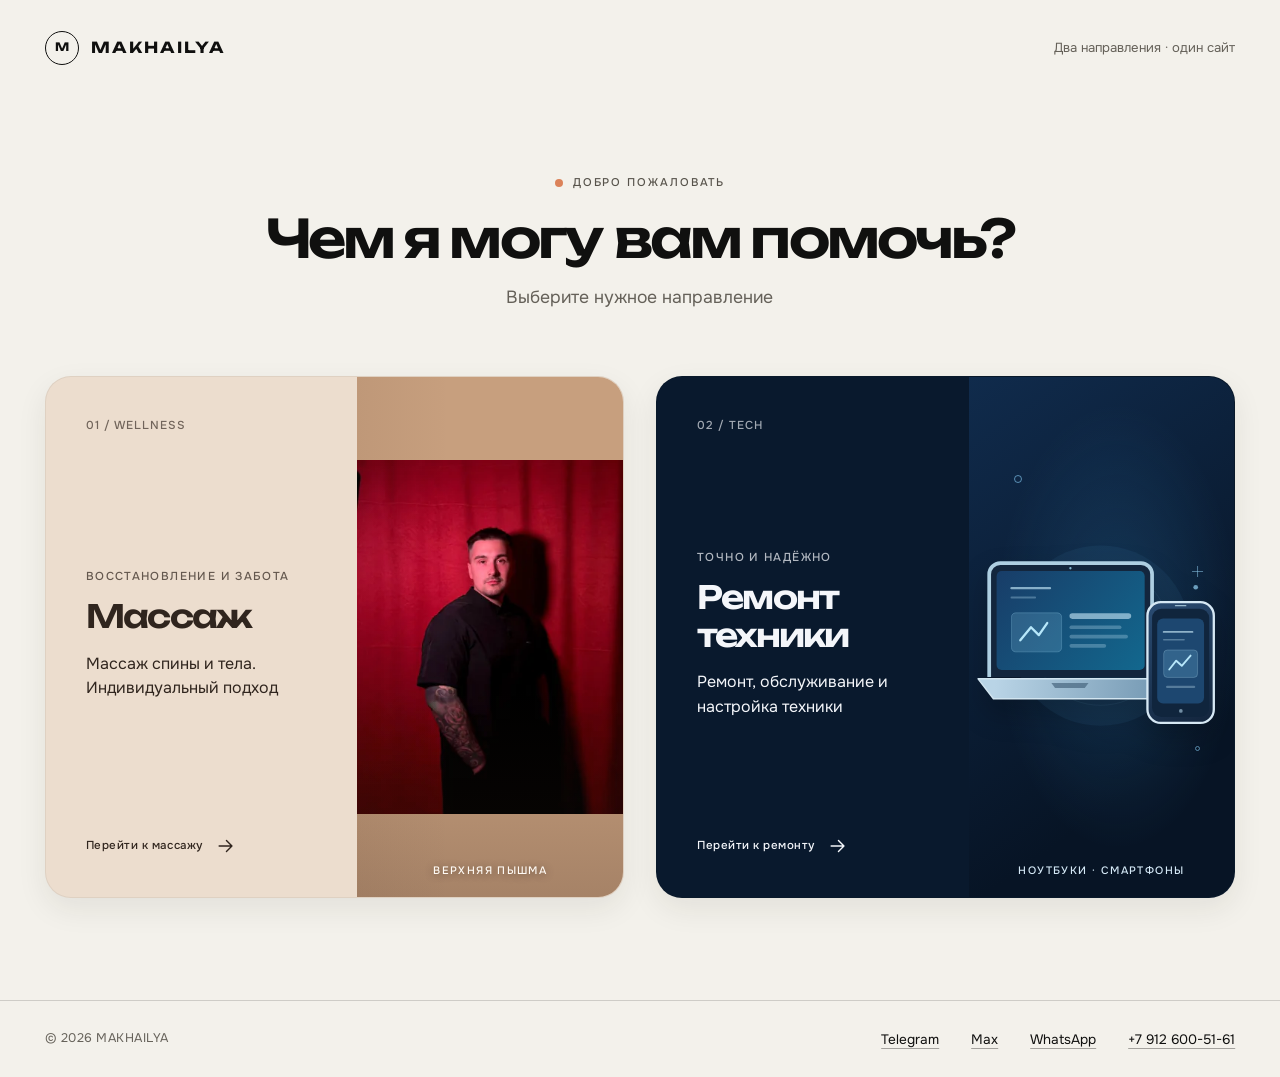
<file: index.html>
<!DOCTYPE html>
<html lang="ru">
<head>
  <meta charset="utf-8">
  <meta name="viewport" content="width=device-width, initial-scale=1">
  <title>MAKHAILYA — выберите направление</title>
  <meta name="description" content="Выберите направление MAKHAILYA: массаж в Верхней Пышме или ремонт и настройка техники.">
  <link rel="canonical" href="https://makhailya.github.io/massage_site/">
  <meta property="og:type" content="website">
  <meta property="og:locale" content="ru_RU">
  <meta property="og:title" content="MAKHAILYA — выберите направление">
  <meta property="og:description" content="Массаж или ремонт техники — выберите нужное направление MAKHAILYA.">
  <meta property="og:url" content="https://makhailya.github.io/massage_site/">
  <meta property="og:image" content="https://makhailya.github.io/massage_site/assets/images/social-selector.jpg">
  <meta property="og:image:type" content="image/jpeg">
  <meta property="og:image:width" content="1200">
  <meta property="og:image:height" content="630">
  <meta property="og:image:alt" content="Массаж и ремонт техники — направления MAKHAILYA">
  <meta name="twitter:card" content="summary_large_image">
  <meta name="twitter:image" content="https://makhailya.github.io/massage_site/assets/images/social-selector.jpg">
  <meta name="twitter:image:alt" content="Массаж и ремонт техники — направления MAKHAILYA">
  <meta name="theme-color" content="#F3F1EB">
  <link rel="icon" href="assets/images/favicon.svg" type="image/svg+xml">
  <link rel="preload" href="assets/fonts/onest-latin-cyrillic.woff2" as="font" type="font/woff2" crossorigin>
  <link rel="preload" href="assets/fonts/unbounded-latin-cyrillic.woff2" as="font" type="font/woff2" crossorigin>
  <link rel="stylesheet" href="css/home.css">
  <script defer src="js/home.js"></script>
</head>
<body>
  <header class="site-header" id="top">
    <div class="container site-header__inner">
      <a class="wordmark" href="./" aria-label="MAKHAILYA — главная страница">
        <span class="wordmark__mark" aria-hidden="true">M</span>
        <span>MAKHAILYA</span>
      </a>
      <span class="site-header__note">Два направления · один сайт</span>
    </div>
  </header>

  <main>
    <section class="selector" aria-labelledby="selector-title">
      <div class="container">
        <div class="selector__intro">
          <p class="eyebrow"><span class="eyebrow__dot" aria-hidden="true"></span>Добро пожаловать</p>
          <h1 id="selector-title"><span>Чем я могу</span><span>вам помочь?</span></h1>
          <p class="selector__subtitle">Выберите нужное направление</p>
        </div>

        <nav class="direction-grid" aria-label="Направления MAKHAILYA">
          <a class="direction-card direction-card--massage" href="./massage/">
            <div class="direction-card__copy">
              <span class="direction-card__number" aria-hidden="true">01 / WELLNESS</span>
              <div>
                <p class="direction-card__eyebrow">Восстановление и забота</p>
                <h2>Массаж</h2>
                <p class="direction-card__description">Массаж спины и тела. Индивидуальный подход</p>
              </div>
              <span class="direction-card__action">
                Перейти к массажу
                <svg viewBox="0 0 24 24" fill="none" aria-hidden="true"><path d="M4.5 12h14m-6-6 6 6-6 6"/></svg>
              </span>
            </div>
            <figure class="direction-card__art direction-card__art--massage">
              <picture>
                <source type="image/webp"
                        srcset="assets/images/hero-360.webp 360w, assets/images/hero-576.webp 576w, assets/images/hero-675.webp 675w"
                        sizes="(max-width: 850px) 100vw, 24vw">
                <img src="assets/images/hero.jpg" width="675" height="900" alt="Илья Маханек, массажист">
              </picture>
              <span class="direction-card__art-label">Верхняя Пышма</span>
            </figure>
          </a>

          <a class="direction-card direction-card--repair" href="./repair/">
            <div class="direction-card__copy">
              <span class="direction-card__number" aria-hidden="true">02 / TECH</span>
              <div>
                <p class="direction-card__eyebrow">Точно и надёжно</p>
                <h2>Ремонт<br class="direction-card__title-break"> техники</h2>
                <p class="direction-card__description">Ремонт, обслуживание и настройка техники</p>
              </div>
              <span class="direction-card__action">
                Перейти к ремонту
                <svg viewBox="0 0 24 24" fill="none" aria-hidden="true"><path d="M4.5 12h14m-6-6 6 6-6 6"/></svg>
              </span>
            </div>
            <figure class="direction-card__art direction-card__art--repair">
              <img src="assets/images/repair-devices.svg" width="640" height="520" alt="Иллюстрация ноутбука и смартфона">
              <span class="direction-card__art-label">Ноутбуки · Смартфоны</span>
            </figure>
          </a>
        </nav>

        <noscript>
          <p class="no-script-note">
            Старые ссылки на разделы массажа:
            <a href="./massage/#services">услуги</a>,
            <a href="./massage/#about">обо мне</a>,
            <a href="./massage/#help">помощь</a> и
            <a href="./massage/#contact">контакты</a>.
          </p>
        </noscript>
      </div>
    </section>
  </main>

  <footer class="site-footer">
    <div class="container site-footer__inner">
      <p class="site-footer__brand">© 2026 MAKHAILYA</p>
      <nav class="site-footer__contacts" aria-label="Контакты">
        <a href="https://t.me/makhailya" target="_blank" rel="noopener noreferrer">Telegram</a>
        <a href="https://max.ru/u/f9LHodD0cOIB7mhF1W9egVANSVlksXalcjjn6Z7frRyfU5WS0oW3mKRy0R8" target="_blank" rel="noopener noreferrer">Max</a>
        <a href="https://wa.me/79126005161" target="_blank" rel="noopener noreferrer">WhatsApp</a>
        <a href="tel:+79126005161">+7 912 600-51-61</a>
      </nav>
    </div>
  </footer>
</body>
</html>
</file>
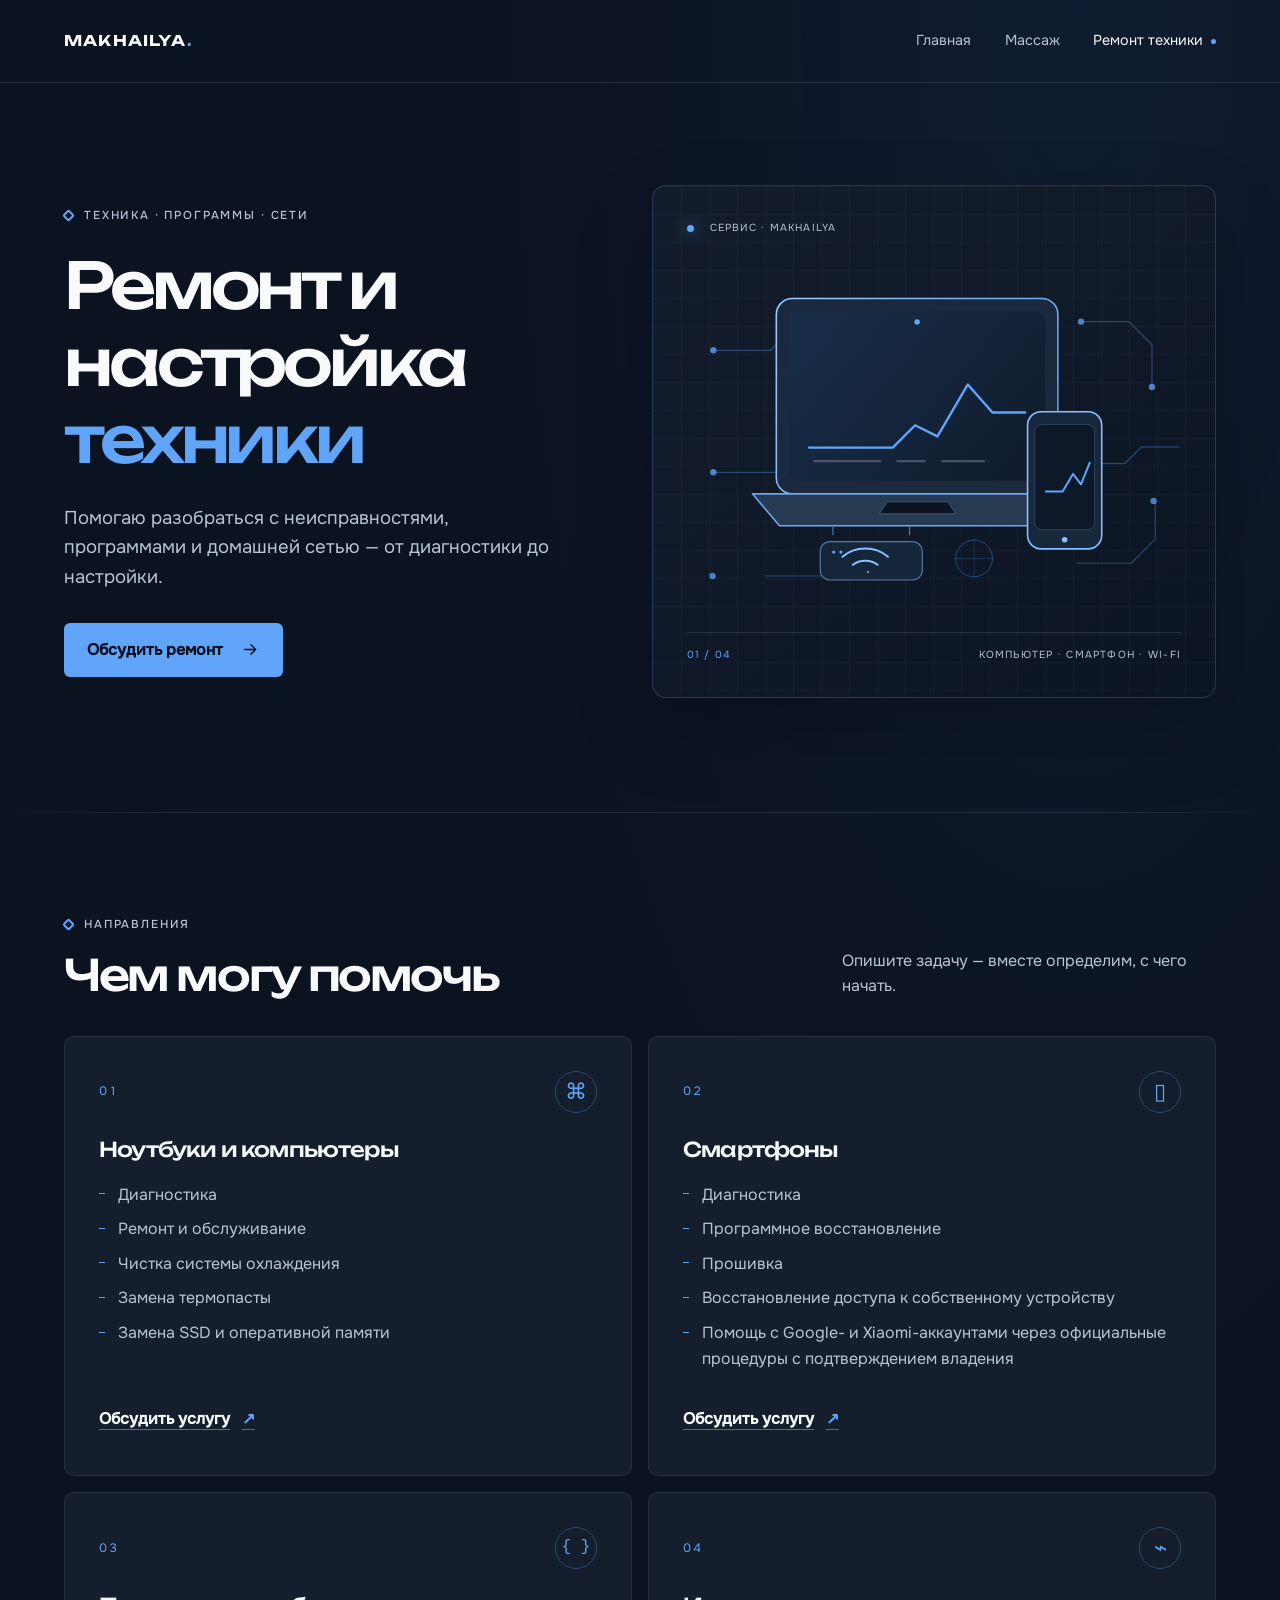
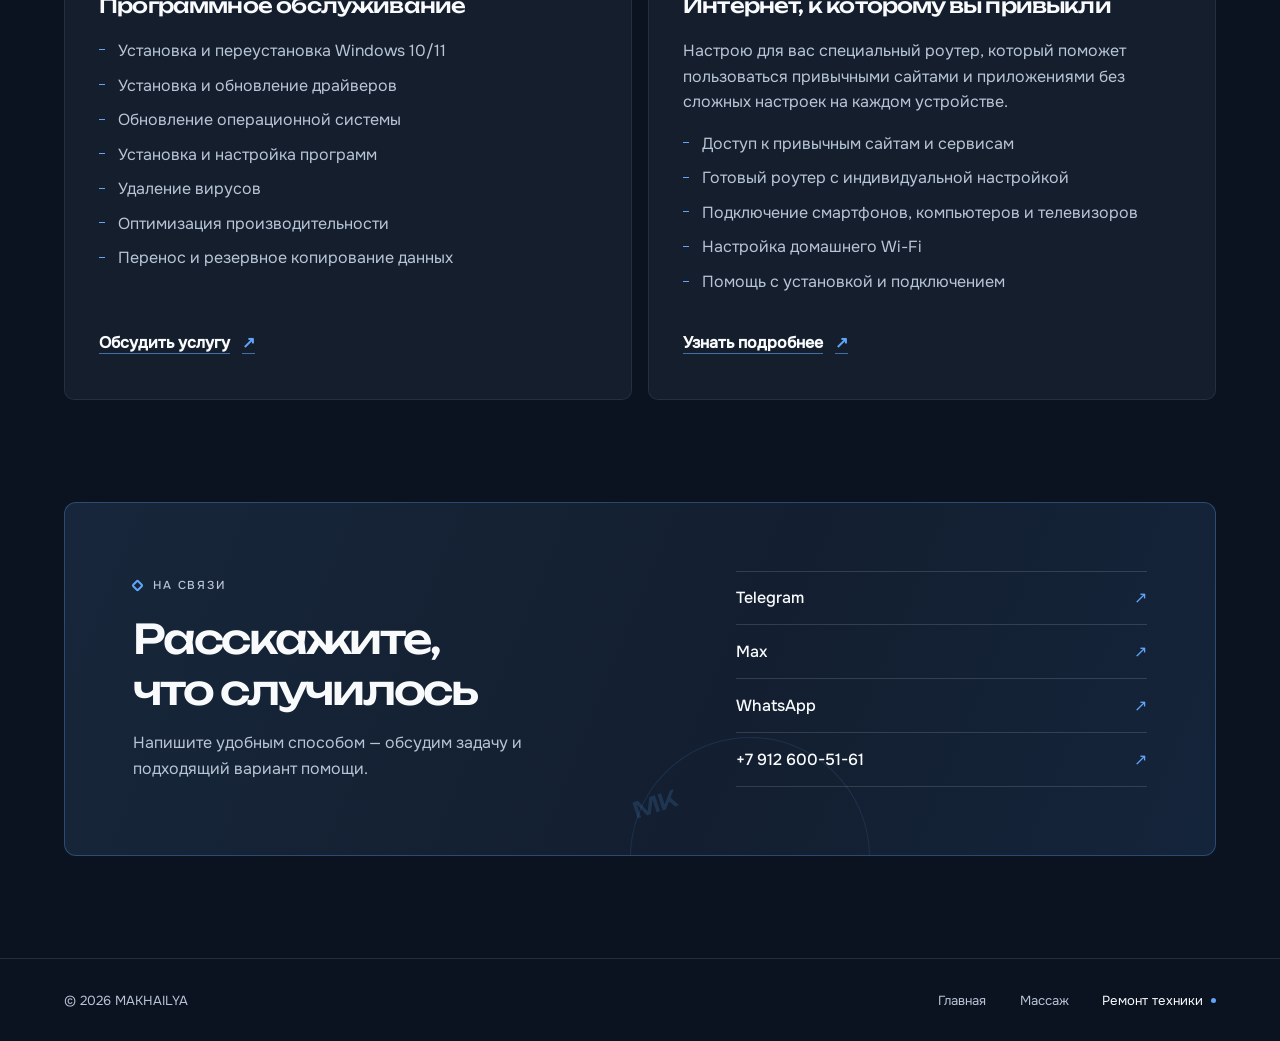
<file: repair/index.html>
<!DOCTYPE html>
<html lang="ru">
<head>
  <meta charset="utf-8">
  <meta name="viewport" content="width=device-width, initial-scale=1">
  <title>Ремонт и настройка техники — MAKHAILYA</title>
  <meta name="description" content="Диагностика и обслуживание компьютеров, смартфонов, программного обеспечения и домашних сетей в MAKHAILYA.">
  <link rel="canonical" href="https://makhailya.github.io/massage_site/repair/">
  <meta property="og:type" content="website">
  <meta property="og:locale" content="ru_RU">
  <meta property="og:title" content="Ремонт и настройка техники — MAKHAILYA">
  <meta property="og:description" content="Компьютеры, смартфоны, программное обслуживание и домашние сети.">
  <meta property="og:url" content="https://makhailya.github.io/massage_site/repair/">
  <meta property="og:image" content="https://makhailya.github.io/massage_site/assets/images/social-repair.jpg">
  <meta property="og:image:type" content="image/jpeg">
  <meta property="og:image:width" content="1200">
  <meta property="og:image:height" content="630">
  <meta property="og:image:alt" content="Ноутбук и смартфон. Ремонт и настройка техники — MAKHAILYA.">
  <meta name="twitter:card" content="summary_large_image">
  <meta name="twitter:image" content="https://makhailya.github.io/massage_site/assets/images/social-repair.jpg">
  <meta name="twitter:image:alt" content="Ноутбук и смартфон. Ремонт и настройка техники — MAKHAILYA.">
  <meta name="theme-color" content="#0B1220">
  <link rel="icon" href="../assets/images/favicon.svg" type="image/svg+xml">
  <link rel="preload" href="../assets/fonts/onest-latin-cyrillic.woff2" as="font" type="font/woff2" crossorigin>
  <link rel="preload" href="../assets/fonts/unbounded-latin-cyrillic.woff2" as="font" type="font/woff2" crossorigin>
  <link rel="stylesheet" href="../css/repair.css">
</head>
<body>
  <a class="skip-link" href="#main">Перейти к содержанию</a>

  <header class="site-header">
    <div class="container site-header__inner">
      <a class="wordmark" href="../" aria-label="MAKHAILYA — главная страница">MAKHAILYA<span class="wordmark__dot" aria-hidden="true">.</span></a>
      <nav class="site-nav" aria-label="Основная навигация">
        <a href="../">Главная</a>
        <a href="../massage/">Массаж</a>
        <a href="./" aria-current="page">Ремонт техники</a>
      </nav>
    </div>
  </header>

  <main id="main">
    <section class="hero" aria-labelledby="hero-title">
      <div class="container hero__grid">
        <div class="hero__copy">
          <p class="eyebrow"><span class="eyebrow__marker" aria-hidden="true"></span>Техника · Программы · Сети</p>
          <h1 id="hero-title"><span>Ремонт и</span><span>настройка</span><span>техники</span></h1>
          <p class="hero__lead">Помогаю разобраться с неисправностями, программами и домашней сетью — от диагностики до настройки.</p>
          <a class="button button--primary" href="#contacts">
            Обсудить ремонт
            <svg viewBox="0 0 24 24" fill="none" aria-hidden="true"><path d="M4.5 12h14m-6-6 6 6-6 6"/></svg>
          </a>
        </div>

        <figure class="equipment" aria-label="Схематичная иллюстрация компьютера, смартфона и сетевого оборудования">
          <div class="equipment__label"><span class="status-dot" aria-hidden="true"></span>СЕРВИС · MAKHAILYA</div>
          <svg class="equipment__art" viewBox="0 0 620 470" fill="none" aria-hidden="true" focusable="false">
            <defs>
              <linearGradient id="screen" x1="154" y1="83" x2="442" y2="332" gradientUnits="userSpaceOnUse">
                <stop stop-color="#172C47"/>
                <stop offset="1" stop-color="#101A2A"/>
              </linearGradient>
              <linearGradient id="device" x1="145" y1="72" x2="454" y2="344" gradientUnits="userSpaceOnUse">
                <stop stop-color="#9BCBFF"/>
                <stop offset="1" stop-color="#4D8FE0"/>
              </linearGradient>
            </defs>
            <path class="circuit circuit--one" d="M32 127h73l25-25h55m-153 178h87l31-31h38m-90 161h83l37-37h64M492 91h62l29 29v53m-94 221h68l30-30v-48m-94-47h56l21-21h47"/>
            <circle class="circuit-node" cx="33" cy="127" r="4"/><circle class="circuit-node" cx="33" cy="280" r="4"/><circle class="circuit-node" cx="32" cy="410" r="4"/>
            <circle class="circuit-node" cx="583" cy="173" r="4"/><circle class="circuit-node" cx="585" cy="316" r="4"/><circle class="circuit-node" cx="494" cy="91" r="4"/>
            <rect x="112" y="62" width="353" height="245" rx="20" fill="#1A293D" stroke="url(#device)" stroke-width="2"/>
            <rect x="128" y="78" width="321" height="213" rx="12" fill="url(#screen)"/>
            <path d="M153 249h105l28-28 28 14 38-65 31 35h41" stroke="#60A5FA" stroke-width="3" stroke-linecap="round" stroke-linejoin="round"/>
            <path d="M160 266h82m22 0h34m22 0h52" stroke="#B8C5D6" stroke-opacity=".3" stroke-width="3" stroke-linecap="round"/>
            <circle cx="288.5" cy="91.5" r="3.5" fill="#60A5FA"/>
            <path d="M82 307h414l-34 40H116l-34-40Z" fill="#263A52" stroke="#6BA8ED" stroke-width="2" stroke-linejoin="round"/>
            <path d="M251 317h76l10 15h-96l10-15Z" fill="#0B1220" stroke="#43658D"/>
            <rect x="427" y="204" width="93" height="172" rx="17" fill="#18283C" stroke="#87BFFF" stroke-width="2"/>
            <rect x="436" y="220" width="75" height="132" rx="9" fill="#0D1928" stroke="#334B68"/>
            <path d="M450 304h21l13-22 10 13 11-27" stroke="#60A5FA" stroke-width="2.5" stroke-linecap="round" stroke-linejoin="round"/>
            <circle cx="473.5" cy="364.5" r="3.5" fill="#87BFFF"/>
            <rect x="167" y="367" width="128" height="48" rx="12" fill="#16263A" stroke="#527AA7" stroke-width="1.5"/>
            <path d="M195 386c15-14 42-14 57 0m-44 10c8-7 23-7 31 0m-12 9h.01" stroke="#87BFFF" stroke-width="2.5" stroke-linecap="round"/>
            <path d="M183 359v-11m96 11v-11" stroke="#527AA7" stroke-width="1.5"/>
            <circle cx="184" cy="380" r="2" fill="#60A5FA"/><circle cx="193" cy="380" r="2" fill="#60A5FA"/>
            <path d="M336 388h48m-24-24v48" stroke="#60A5FA" stroke-opacity=".25" stroke-width="1"/>
            <circle cx="360" cy="388" r="23" stroke="#60A5FA" stroke-opacity=".45"/>
          </svg>
          <figcaption class="equipment__caption"><span>01 / 04</span><span>КОМПЬЮТЕР · СМАРТФОН · WI-FI</span></figcaption>
        </figure>
      </div>
      <div class="hero__gridline" aria-hidden="true"></div>
    </section>

    <section class="services" aria-labelledby="services-title">
      <div class="container">
        <div class="section-heading">
          <div>
            <p class="eyebrow"><span class="eyebrow__marker" aria-hidden="true"></span>Направления</p>
            <h2 id="services-title">Чем могу помочь</h2>
          </div>
          <p class="section-heading__note">Опишите задачу — вместе определим, с чего начать.</p>
        </div>

        <div class="service-grid">
          <article class="service-card" aria-labelledby="computers-title">
            <div class="service-card__top"><span class="service-card__number">01</span><span class="service-card__icon" aria-hidden="true">⌘</span></div>
            <h3 id="computers-title">Ноутбуки и компьютеры</h3>
            <ul>
              <li>Диагностика</li>
              <li>Ремонт и обслуживание</li>
              <li>Чистка системы охлаждения</li>
              <li>Замена термопасты</li>
              <li>Замена SSD и оперативной памяти</li>
            </ul>
            <a class="text-link" href="#contacts" aria-label="Обсудить услугу: ноутбуки и компьютеры">Обсудить услугу <span aria-hidden="true">↗</span></a>
          </article>

          <article class="service-card" aria-labelledby="phones-title">
            <div class="service-card__top"><span class="service-card__number">02</span><span class="service-card__icon" aria-hidden="true">▯</span></div>
            <h3 id="phones-title">Смартфоны</h3>
            <ul>
              <li>Диагностика</li>
              <li>Программное восстановление</li>
              <li>Прошивка</li>
              <li>Восстановление доступа к собственному устройству</li>
              <li>Помощь с Google- и Xiaomi-аккаунтами через официальные процедуры с подтверждением владения</li>
            </ul>
            <a class="text-link" href="#contacts" aria-label="Обсудить услугу: смартфоны">Обсудить услугу <span aria-hidden="true">↗</span></a>
          </article>

          <article class="service-card" aria-labelledby="software-title">
            <div class="service-card__top"><span class="service-card__number">03</span><span class="service-card__icon service-card__icon--wide" aria-hidden="true">{ }</span></div>
            <h3 id="software-title">Программное обслуживание</h3>
            <ul>
              <li>Установка и переустановка Windows 10/11</li>
              <li>Установка и обновление драйверов</li>
              <li>Обновление операционной системы</li>
              <li>Установка и настройка программ</li>
              <li>Удаление вирусов</li>
              <li>Оптимизация производительности</li>
              <li>Перенос и резервное копирование данных</li>
            </ul>
            <a class="text-link" href="#contacts" aria-label="Обсудить услугу: программное обслуживание">Обсудить услугу <span aria-hidden="true">↗</span></a>
          </article>

          <article class="service-card" aria-labelledby="network-title">
            <div class="service-card__top"><span class="service-card__number">04</span><span class="service-card__icon" aria-hidden="true">⌁</span></div>
            <h3 id="network-title">Интернет, к которому вы привыкли</h3>
            <p class="service-card__description">Настрою для вас специальный роутер, который поможет пользоваться привычными сайтами и приложениями без сложных настроек на каждом устройстве.</p>
            <ul>
              <li>Доступ к привычным сайтам и сервисам</li>
              <li>Готовый роутер с индивидуальной настройкой</li>
              <li>Подключение смартфонов, компьютеров и телевизоров</li>
              <li>Настройка домашнего Wi-Fi</li>
              <li>Помощь с установкой и подключением</li>
            </ul>
            <a class="text-link" href="#contacts" aria-label="Узнать подробнее об интернете, к которому вы привыкли">Узнать подробнее <span aria-hidden="true">↗</span></a>
          </article>
        </div>
      </div>
    </section>

    <section class="contact-section" id="contacts" aria-labelledby="contact-title">
      <div class="container">
        <div class="contact-panel">
          <div class="contact-panel__copy">
            <p class="eyebrow"><span class="eyebrow__marker" aria-hidden="true"></span>На связи</p>
            <h2 id="contact-title">Расскажите,<br>что случилось</h2>
            <p>Напишите удобным способом — обсудим задачу и подходящий вариант помощи.</p>
          </div>
          <nav class="contact-links" aria-label="Контакты">
            <a href="https://t.me/makhailya" target="_blank" rel="noopener noreferrer"><span>Telegram</span><span aria-hidden="true">↗</span></a>
            <a href="https://max.ru/u/f9LHodD0cOIB7mhF1W9egVANSVlksXalcjjn6Z7frRyfU5WS0oW3mKRy0R8" target="_blank" rel="noopener noreferrer"><span>Max</span><span aria-hidden="true">↗</span></a>
            <a href="https://wa.me/79126005161" target="_blank" rel="noopener noreferrer"><span>WhatsApp</span><span aria-hidden="true">↗</span></a>
            <a href="tel:+79126005161"><span>+7 912 600-51-61</span><span aria-hidden="true">↗</span></a>
          </nav>
          <div class="contact-panel__orb" aria-hidden="true"><span>MK</span></div>
        </div>
      </div>
    </section>
  </main>

  <footer class="site-footer">
    <div class="container site-footer__inner">
      <a class="site-footer__brand" href="../">© 2026 MAKHAILYA</a>
      <nav class="site-nav site-nav--footer" aria-label="Разделы сайта">
        <a href="../">Главная</a>
        <a href="../massage/">Массаж</a>
        <a href="./" aria-current="page">Ремонт техники</a>
      </nav>
    </div>
  </footer>
</body>
</html>
</file>
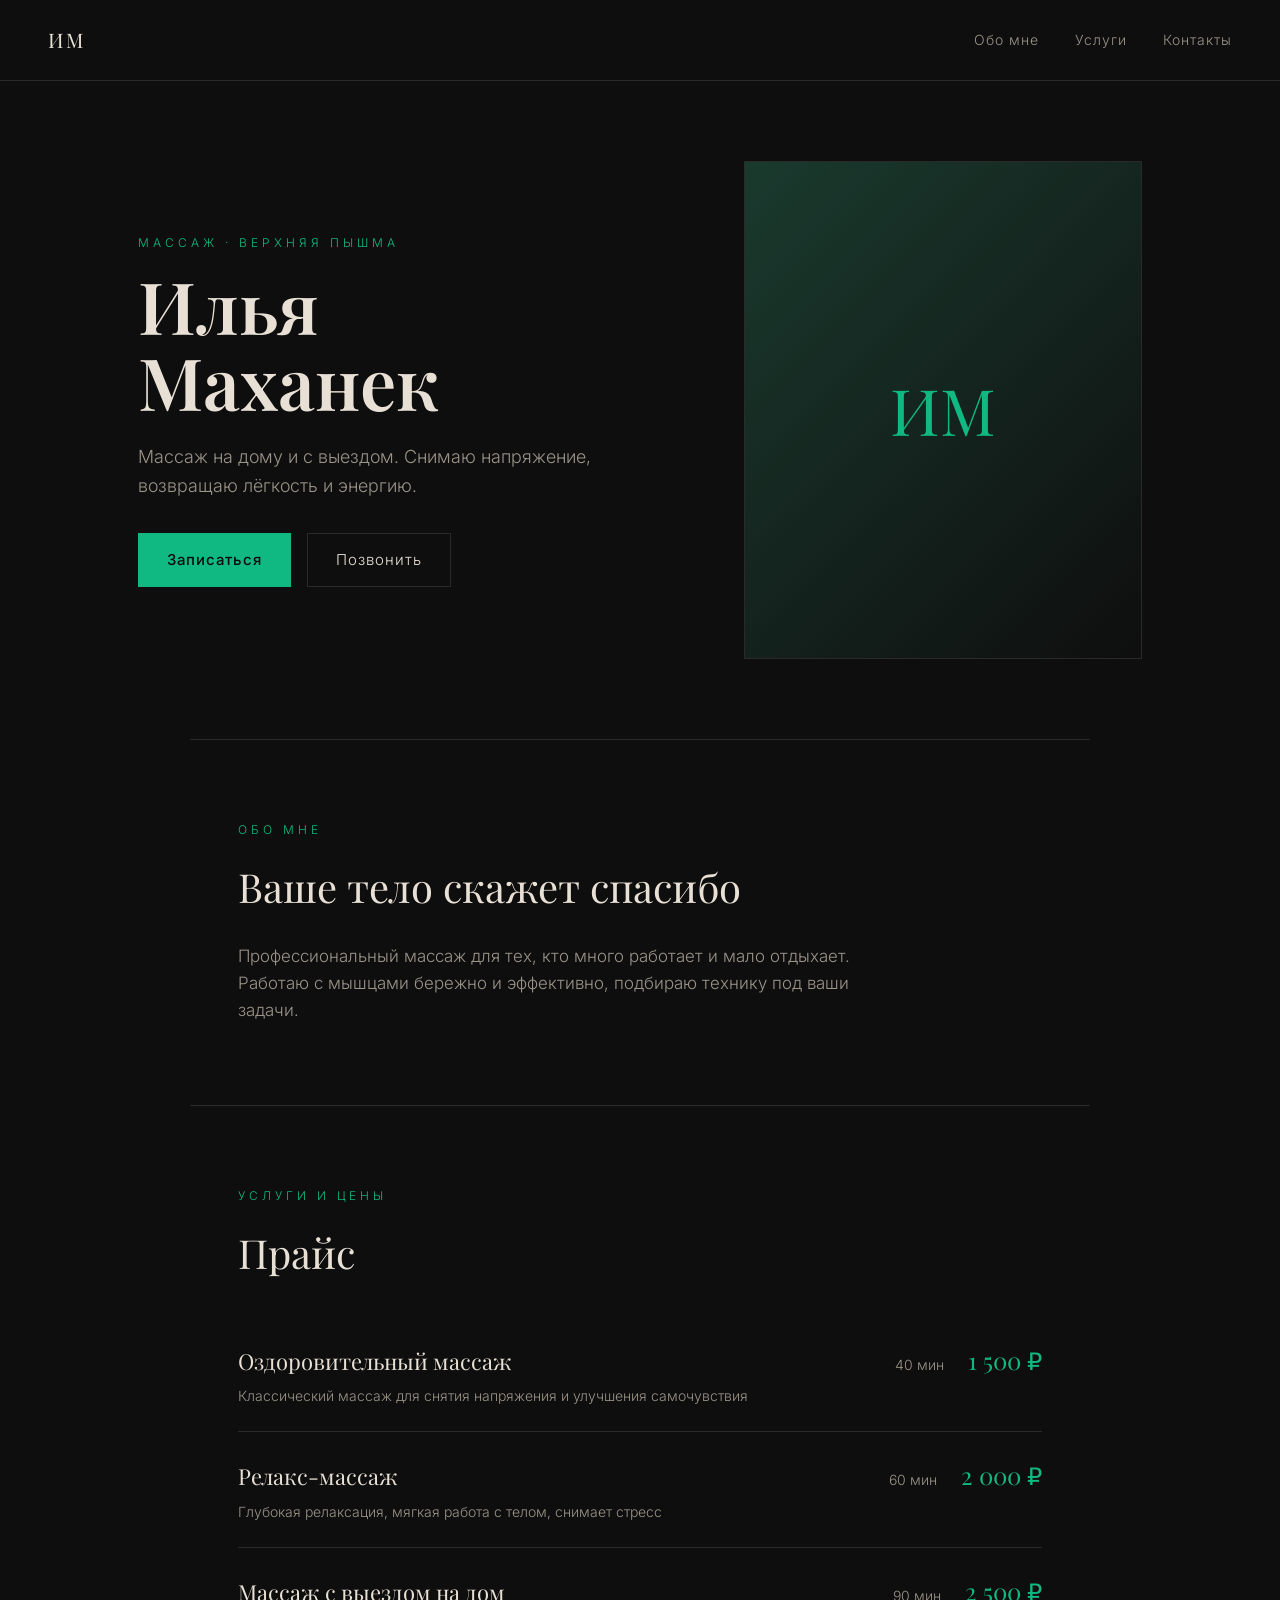
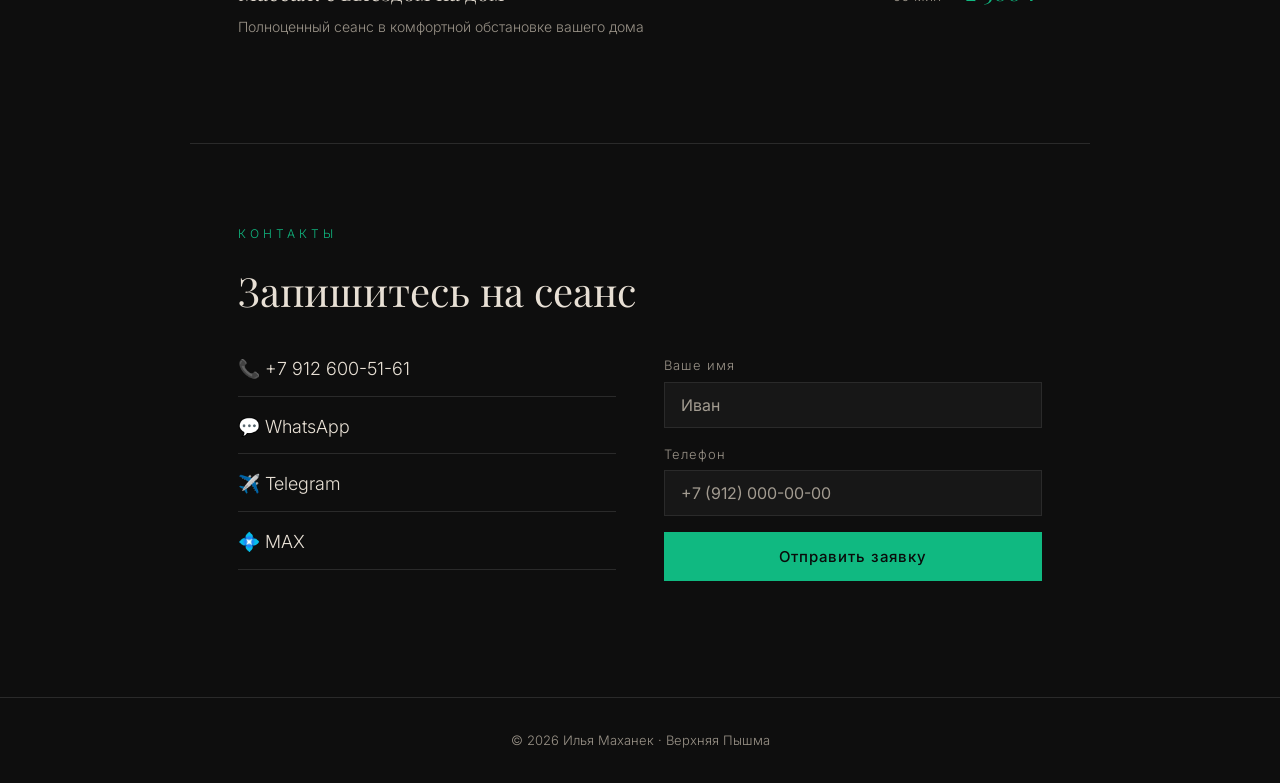
<file: static/index.html>
<!DOCTYPE html>
<html lang="ru">
<head>
    <meta charset="UTF-8">
    <meta name="viewport" content="width=device-width, initial-scale=1.0">
    <title>Массаж Илья Маханек — Верхняя Пышма</title>
    <link rel="preconnect" href="https://fonts.googleapis.com">
    <link rel="preconnect" href="https://fonts.gstatic.com" crossorigin>
    <link href="https://fonts.googleapis.com/css2?family=Playfair+Display:wght@400;600&family=Inter:wght@300;400;500&display=swap" rel="stylesheet">
    <link rel="stylesheet" href="/static/style.css">
</head>
<body>
    <nav class="nav">
        <span class="logo">ИМ</span>
        <div class="nav-links">
            <a href="#about">Обо мне</a>
            <a href="#services">Услуги</a>
            <a href="#contact">Контакты</a>
        </div>
    </nav>

    <header class="hero" id="hero">
        <div class="hero-text">
            <p class="eyebrow">Массаж · Верхняя Пышма</p>
            <h1>Илья<br>Маханек</h1>
            <p class="hero-sub">Массаж на дому и с выездом. Снимаю напряжение, возвращаю лёгкость и энергию.</p>
            <div class="hero-actions">
                <a href="#contact" class="btn btn-primary">Записаться</a>
                <a href="tel:+79126005161" class="btn btn-ghost">Позвонить</a>
            </div>
        </div>
        <div class="hero-photo">
            <div class="photo-placeholder">ИМ</div>
        </div>
    </header>

    <section class="section" id="about">
        <p class="eyebrow">Обо мне</p>
        <h2>Ваше тело скажет спасибо</h2>
        <p class="section-text">Профессиональный массаж для тех, кто много работает и мало отдыхает. Работаю с мышцами бережно и эффективно, подбираю технику под ваши задачи.</p>
    </section>

    <section class="section" id="services">
        <p class="eyebrow">Услуги и цены</p>
        <h2>Прайс</h2>
        <div class="menu">
            <div class="menu-item">
                <div class="menu-info">
                    <h3>Оздоровительный массаж</h3>
                    <p>Классический массаж для снятия напряжения и улучшения самочувствия</p>
                </div>
                <div class="menu-meta">
                    <span class="duration">40 мин</span>
                    <span class="price">1 500 ₽</span>
                </div>
            </div>
            <div class="menu-item">
                <div class="menu-info">
                    <h3>Релакс-массаж</h3>
                    <p>Глубокая релаксация, мягкая работа с телом, снимает стресс</p>
                </div>
                <div class="menu-meta">
                    <span class="duration">60 мин</span>
                    <span class="price">2 000 ₽</span>
                </div>
            </div>
            <div class="menu-item">
                <div class="menu-info">
                    <h3>Массаж с выездом на дом</h3>
                    <p>Полноценный сеанс в комфортной обстановке вашего дома</p>
                </div>
                <div class="menu-meta">
                    <span class="duration">90 мин</span>
                    <span class="price">2 500 ₽</span>
                </div>
            </div>
        </div>
    </section>

    <section class="section" id="contact">
        <p class="eyebrow">Контакты</p>
        <h2>Запишитесь на сеанс</h2>
        <div class="contact-grid">
            <div class="contact-links">
                <a class="contact-link" href="tel:+79126005161">📞 +7 912 600-51-61</a>
                <a class="contact-link" href="https://wa.me/79126005161" target="_blank" rel="noopener">💬 WhatsApp</a>
                <a class="contact-link" href="https://t.me/makhailya" target="_blank" rel="noopener">✈️ Telegram</a>
                <a class="contact-link" href="https://max.ru/makhailya" target="_blank" rel="noopener">💠 MAX</a>
            </div>
            <form id="lead-form" class="lead-form" method="post">
                <label>
                    Ваше имя
                    <input type="text" id="name" name="name" autocomplete="name" maxlength="100" disabled required placeholder="Иван" aria-describedby="name-error">
                    <span id="name-error" class="field-error" hidden></span>
                </label>
                <label>
                    Телефон
                    <input type="tel" id="phone" name="phone" autocomplete="tel" disabled required placeholder="+7 (912) 000-00-00" aria-describedby="phone-error">
                    <span id="phone-error" class="field-error" hidden></span>
                </label>
                <button type="submit" class="btn btn-primary" disabled>Отправить заявку</button>
                <p id="form-unavailable">Если форма недоступна, <a href="tel:+79126005161">позвоните +7 912 600-51-61</a> или <a href="https://t.me/makhailya" target="_blank" rel="noopener">напишите в Telegram</a>.</p>
                <noscript><p>Для отправки формы нужен JavaScript. Свяжитесь со мной по телефону или в Telegram.</p></noscript>
                <p id="form-status" class="form-status" aria-live="polite"></p>
            </form>
            <div id="form-success" class="form-success hidden" role="status" aria-live="polite" tabindex="-1">
                <h3>Спасибо!</h3>
                <p>Скоро свяжусь с вами.</p>
                <a href="https://t.me/makhailya" target="_blank" rel="noopener" class="btn btn-primary">Открыть Telegram</a>
            </div>
        </div>
    </section>

    <footer class="footer">
        <p>© 2026 Илья Маханек · Верхняя Пышма</p>
    </footer>

    <script src="/static/app.js"></script>
</body>
</html>
</file>
<file: css/home.css>
@font-face {
  font-family: "Onest";
  font-style: normal;
  font-weight: 400 500;
  font-display: swap;
  src: url("../assets/fonts/onest-latin-cyrillic.woff2") format("woff2");
}

@font-face {
  font-family: "Unbounded";
  font-style: normal;
  font-weight: 500 700;
  font-display: swap;
  src: url("../assets/fonts/unbounded-latin-cyrillic.woff2") format("woff2");
}

:root {
  color-scheme: light;
  --paper: #f3f1eb;
  --ink: #10100f;
  --muted: #656159;
  --line: rgba(16, 16, 15, 0.16);
  --blue-deep: #09192d;
  --blue-light: #82c7ee;
  --gutter: clamp(32px, 7vw, 96px);
}

*,
*::before,
*::after {
  box-sizing: border-box;
}

html {
  background: var(--paper);
  scroll-behavior: smooth;
  -webkit-text-size-adjust: 100%;
}

body {
  margin: 0;
  color: var(--ink);
  background: var(--paper);
  font-family: "Onest", -apple-system, BlinkMacSystemFont, "Segoe UI", Arial, sans-serif;
  font-size: 16px;
  line-height: 1.55;
  -webkit-font-smoothing: antialiased;
}

a {
  color: inherit;
}

img,
svg {
  display: block;
  max-width: 100%;
}

::selection {
  color: var(--ink);
  background: #f2b887;
}

:focus-visible {
  outline: 3px solid #2866ae;
  outline-offset: 5px;
}

.container {
  width: min(1240px, calc(100% - var(--gutter)));
  margin-inline: auto;
}

.site-header {
  position: relative;
  z-index: 1;
  padding-block: 26px;
}

.site-header__inner,
.site-footer__inner {
  display: flex;
  align-items: center;
  justify-content: space-between;
  gap: 24px;
}

.wordmark {
  display: inline-flex;
  min-height: 44px;
  align-items: center;
  gap: 12px;
  font-family: "Unbounded", sans-serif;
  font-size: clamp(0.75rem, 1.2vw, 0.95rem);
  font-weight: 700;
  letter-spacing: 0.13em;
  text-decoration: none;
}

.wordmark__mark {
  display: grid;
  width: 34px;
  aspect-ratio: 1;
  place-items: center;
  border: 1px solid var(--ink);
  border-radius: 50%;
  font-size: 0.72rem;
  letter-spacing: 0;
}

.site-header__note {
  color: var(--muted);
  font-size: 0.82rem;
}

.selector {
  padding-block: clamp(32px, 6vw, 74px) clamp(54px, 8vw, 104px);
}

.selector__intro {
  margin-bottom: clamp(34px, 5.5vw, 64px);
  text-align: center;
}

.eyebrow {
  display: inline-flex;
  align-items: center;
  gap: 10px;
  margin: 0 0 16px;
  color: #57534b;
  font-size: 0.7rem;
  font-weight: 500;
  letter-spacing: 0.17em;
  text-transform: uppercase;
}

.eyebrow__dot {
  width: 8px;
  height: 8px;
  flex: none;
  border-radius: 50%;
  background: #db8259;
}

h1,
h2,
p {
  margin-top: 0;
}

h1,
h2 {
  font-family: "Unbounded", sans-serif;
  font-weight: 600;
}

.selector h1 {
  display: flex;
  flex-wrap: wrap;
  justify-content: center;
  gap: 0.25em;
  margin: 0;
  font-size: clamp(1.72rem, 4.2vw, 3.3rem);
  letter-spacing: -0.055em;
  line-height: 1.15;
}

.selector__subtitle {
  margin: 16px 0 0;
  color: var(--muted);
  font-size: clamp(0.98rem, 1.5vw, 1.1rem);
}

.direction-grid {
  display: grid;
  grid-template-columns: repeat(2, minmax(0, 1fr));
  gap: clamp(18px, 2.6vw, 32px);
}

.direction-card {
  position: relative;
  display: grid;
  min-width: 0;
  min-height: 460px;
  grid-template-columns: minmax(0, 1.08fr) minmax(0, 0.92fr);
  overflow: hidden;
  border: 1px solid rgba(16, 16, 15, 0.06);
  border-radius: 26px;
  box-shadow: 0 11px 30px rgba(38, 32, 26, 0.08);
  text-decoration: none;
  transform: scale(1);
  transition: transform 220ms ease, box-shadow 220ms ease;
  -webkit-tap-highlight-color: transparent;
}

.direction-card--massage {
  color: #30251e;
  background: #ecddce;
}

.direction-card--repair {
  color: #f4f6fa;
  background: var(--blue-deep);
}

.direction-card__copy {
  z-index: 1;
  display: flex;
  min-width: 0;
  flex-direction: column;
  align-items: flex-start;
  justify-content: space-between;
  gap: 28px;
  padding: clamp(22px, 3.2vw, 40px);
}

.direction-card__number,
.direction-card__eyebrow,
.direction-card__action {
  font-size: 0.72rem;
  font-weight: 500;
  letter-spacing: 0.09em;
  text-transform: uppercase;
}

.direction-card__number {
  opacity: 0.65;
}

.direction-card__eyebrow {
  margin: 0 0 12px;
  opacity: 0.72;
  letter-spacing: 0.12em;
}

.direction-card h2 {
  margin: 0;
  font-size: clamp(1.45rem, 2.5vw, 2.15rem);
  letter-spacing: -0.055em;
  line-height: 1.18;
}

.direction-card__title-break {
  display: none;
}

.direction-card__description {
  max-width: 25ch;
  margin: 16px 0 0;
  font-size: clamp(0.92rem, 1.25vw, 1rem);
  line-height: 1.55;
}

.direction-card__action {
  display: inline-flex;
  align-items: center;
  gap: 12px;
  letter-spacing: 0.045em;
  text-transform: none;
}

.direction-card__action svg {
  width: 22px;
  height: 22px;
  flex: none;
  overflow: visible;
  stroke: currentColor;
  stroke-linecap: round;
  stroke-linejoin: round;
  stroke-width: 1.5;
  transition: transform 220ms ease;
}

.direction-card__art {
  position: relative;
  display: grid;
  min-width: 0;
  min-height: 100%;
  align-content: center;
  justify-items: center;
  overflow: hidden;
  margin: 0;
}

.direction-card__art--massage {
  background: #c79f7e;
}

.direction-card__art--massage::after {
  position: absolute;
  z-index: 1;
  background: linear-gradient(90deg, rgba(64, 39, 27, 0.06), transparent 35%),
    linear-gradient(0deg, rgba(48, 29, 20, 0.22), transparent 40%);
  content: "";
  inset: 0;
  pointer-events: none;
}

.direction-card__art--massage picture,
.direction-card__art--massage img {
  display: block;
  width: 100%;
  height: 100%;
}

.direction-card__art--massage img {
  object-fit: cover;
  object-position: 52% 22%;
}

.direction-card__art--repair {
  background:
    radial-gradient(ellipse at 56% 48%, rgba(53, 142, 202, 0.23), transparent 58%),
    linear-gradient(145deg, #102b4c, #071425 75%);
}

.direction-card__art--repair::before,
.direction-card__art--repair::after {
  position: absolute;
  width: 8px;
  height: 8px;
  border: 1px solid rgba(130, 199, 238, 0.65);
  border-radius: 50%;
  content: "";
}

.direction-card__art--repair::before {
  top: 19%;
  left: 17%;
}

.direction-card__art--repair::after {
  right: 13%;
  bottom: 28%;
  width: 5px;
  height: 5px;
}

.direction-card__art--repair img {
  position: relative;
  z-index: 1;
  width: 112%;
  max-width: none;
  filter: drop-shadow(0 14px 14px rgba(0, 0, 0, 0.22));
}

.direction-card__art-label {
  position: absolute;
  z-index: 2;
  right: 16px;
  bottom: 17px;
  left: 16px;
  color: #fffaf4;
  font-size: 0.67rem;
  font-weight: 500;
  letter-spacing: 0.13em;
  text-align: center;
  text-shadow: 0 1px 8px rgba(0, 0, 0, 0.42);
  text-transform: uppercase;
}

.direction-card--repair .direction-card__art-label {
  color: #d5e9f7;
  text-shadow: none;
}

.no-script-note {
  margin: 24px 0 0;
  padding: 12px 16px;
  border: 1px solid var(--line);
  border-radius: 12px;
  color: var(--muted);
  font-size: 0.9rem;
}

.no-script-note a {
  color: var(--ink);
  text-underline-offset: 3px;
}

.site-footer {
  border-top: 1px solid var(--line);
}

.site-footer__inner {
  min-height: 76px;
  flex-wrap: wrap;
  padding-block: 18px;
}

.site-footer__brand {
  margin: 0;
  color: var(--muted);
  font-size: 0.78rem;
  letter-spacing: 0.04em;
}

.site-footer__contacts {
  display: flex;
  flex-wrap: wrap;
  gap: clamp(16px, 3vw, 32px);
  font-size: 0.85rem;
}

.site-footer__contacts a {
  text-decoration-color: rgba(16, 16, 15, 0.35);
  text-underline-offset: 4px;
}

@media (hover: hover) and (pointer: fine) {
  .direction-card:hover {
    transform: scale(1.02);
  }

  .direction-card--massage:hover {
    box-shadow: 0 20px 46px rgba(84, 53, 35, 0.18), 0 0 0 5px rgba(222, 149, 104, 0.17);
  }

  .direction-card--repair:hover {
    box-shadow: 0 20px 46px rgba(5, 28, 54, 0.3), 0 0 0 5px rgba(67, 156, 218, 0.22);
  }

  .direction-card:hover .direction-card__action svg {
    transform: translateX(4px);
  }
}

.direction-card:focus-visible {
  z-index: 2;
  outline-color: #205d9c;
  outline-offset: 5px;
}

@media (hover: none) and (pointer: coarse) {
  .direction-card:active {
    transform: scale(0.99);
  }

  .direction-card--massage:active {
    box-shadow: 0 7px 20px rgba(84, 53, 35, 0.18), 0 0 0 4px rgba(222, 149, 104, 0.2);
  }

  .direction-card--repair:active {
    box-shadow: 0 7px 20px rgba(5, 28, 54, 0.3), 0 0 0 4px rgba(67, 156, 218, 0.24);
  }
}

@media (max-width: 850px) {
  .direction-grid {
    grid-template-columns: minmax(0, 1fr);
    gap: 22px;
  }

  .direction-card {
    min-height: 0;
    grid-template-columns: minmax(0, 1fr);
    grid-template-rows: minmax(236px, min(47vw, 370px)) auto;
  }

  .direction-card__art {
    grid-row: 1;
  }

  .direction-card__copy {
    grid-row: 2;
    gap: 24px;
    padding: clamp(22px, 5vw, 34px);
  }

  .direction-card__title-break {
    display: none;
  }

  .direction-card h2 {
    font-size: clamp(1.55rem, 4.7vw, 2.1rem);
  }

  .direction-card__description {
    max-width: 36ch;
    font-size: 1rem;
  }

  .direction-card__art--repair img {
    width: min(80%, 420px);
  }
}

@media (max-width: 520px) {
  .site-header {
    padding-block: 16px;
  }

  .site-header__inner {
    gap: 12px;
  }

  .wordmark {
    gap: 9px;
    font-size: 0.72rem;
    letter-spacing: 0.1em;
  }

  .wordmark__mark {
    width: 30px;
  }

  .site-header__note {
    display: none;
  }

  .selector {
    padding-block: 30px 54px;
  }

  .selector__intro {
    margin-bottom: 30px;
  }

  .selector h1 {
    flex-direction: column;
    gap: 0;
    font-size: clamp(1.72rem, 7.2vw, 2.25rem);
  }

  .selector__subtitle {
    margin-top: 12px;
  }

  .direction-grid {
    gap: 16px;
  }

  .direction-card {
    border-radius: 21px;
    grid-template-rows: minmax(226px, 63vw) auto;
  }

  .direction-card__copy {
    gap: 22px;
    padding: 21px 22px 23px;
  }

  .direction-card__number {
    font-size: 0.63rem;
  }

  .direction-card__eyebrow {
    margin-bottom: 8px;
    font-size: 0.63rem;
  }

  .direction-card h2 {
    font-size: 1.55rem;
  }

  .direction-card__description {
    margin-top: 10px;
    font-size: 0.93rem;
  }

  .direction-card__action {
    font-size: 0.68rem;
  }

  .direction-card__art-label {
    right: 12px;
    bottom: 13px;
    left: 12px;
    font-size: 0.59rem;
  }

  .direction-card__art--massage img {
    object-position: 50% 8%;
  }

  .site-footer__inner {
    align-items: flex-start;
    gap: 10px;
  }

  .site-footer__contacts {
    flex-direction: column;
    align-items: flex-end;
    gap: 5px;
    font-size: 0.78rem;
  }
}

@media (prefers-reduced-motion: reduce) {
  html {
    scroll-behavior: auto;
  }

  *,
  *::before,
  *::after {
    scroll-behavior: auto !important;
    animation-duration: 0.01ms !important;
    animation-iteration-count: 1 !important;
    transition-duration: 0.01ms !important;
  }

  .direction-card:active {
    transform: none;
  }
}

@media (prefers-reduced-motion: reduce) and (hover: hover) and (pointer: fine) {
  .direction-card:hover {
    transform: none;
  }
}
</file>
<file: css/repair.css>
@font-face {
  font-family: "Onest";
  font-style: normal;
  font-weight: 400 500;
  font-display: swap;
  src: url("../assets/fonts/onest-latin-cyrillic.woff2") format("woff2");
}

@font-face {
  font-family: "Unbounded";
  font-style: normal;
  font-weight: 500 700;
  font-display: swap;
  src: url("../assets/fonts/unbounded-latin-cyrillic.woff2") format("woff2");
}

:root {
  color-scheme: dark;
  --background: #0b1220;
  --card: #151e2c;
  --text: #f8fafc;
  --muted: #b8c5d6;
  --accent: #60a5fa;
  --line: rgba(184, 197, 214, 0.15);
  --container: 1160px;
  --gutter: clamp(22px, 5vw, 72px);
}

*,
*::before,
*::after {
  box-sizing: border-box;
}

html {
  background: var(--background);
  scroll-behavior: smooth;
  scroll-padding-top: 24px;
  -webkit-text-size-adjust: 100%;
}

body {
  margin: 0;
  color: var(--text);
  background:
    radial-gradient(ellipse at 84% 0%, rgba(40, 80, 132, 0.16), transparent 36rem),
    var(--background);
  font-family: "Onest", -apple-system, BlinkMacSystemFont, "Segoe UI", Arial, sans-serif;
  font-size: 16px;
  line-height: 1.6;
  -webkit-font-smoothing: antialiased;
}

a {
  color: inherit;
}

svg {
  display: block;
  max-width: 100%;
}

::selection {
  color: var(--background);
  background: var(--accent);
}

:focus-visible {
  outline: 3px solid var(--accent);
  outline-offset: 5px;
}

.container {
  width: min(var(--container), calc(100% - var(--gutter) * 2));
  margin-inline: auto;
}

.skip-link {
  position: fixed;
  z-index: 10;
  top: 12px;
  left: 12px;
  padding: 10px 14px;
  transform: translateY(-160%);
  border-radius: 8px;
  color: var(--background);
  background: var(--text);
  font-weight: 600;
}

.skip-link:focus {
  transform: translateY(0);
}

.site-header {
  position: relative;
  z-index: 1;
  border-bottom: 1px solid var(--line);
}

.site-header__inner,
.site-footer__inner {
  display: flex;
  align-items: center;
  justify-content: space-between;
  gap: 24px;
}

.site-header__inner {
  min-height: 82px;
}

.wordmark {
  flex: none;
  color: var(--text);
  font-family: "Unbounded", sans-serif;
  font-size: 0.92rem;
  font-weight: 700;
  letter-spacing: 0.08em;
  text-decoration: none;
}

.wordmark__dot {
  color: var(--accent);
}

.site-nav {
  display: flex;
  flex-wrap: wrap;
  align-items: center;
  justify-content: flex-end;
  gap: clamp(14px, 2.6vw, 34px);
}

.site-nav a {
  min-height: 44px;
  display: inline-flex;
  align-items: center;
  color: var(--muted);
  font-size: 0.9rem;
  text-decoration: none;
  transition: color 180ms ease;
}

.site-nav a:hover,
.site-nav a[aria-current="page"] {
  color: var(--text);
}

.site-nav a[aria-current="page"]::after {
  width: 5px;
  height: 5px;
  margin-left: 8px;
  border-radius: 50%;
  background: var(--accent);
  content: "";
}

.hero {
  position: relative;
  overflow: clip;
  padding-block: clamp(54px, 8vw, 112px) clamp(68px, 9vw, 126px);
}

.hero__grid {
  display: grid;
  grid-template-columns: minmax(0, 0.95fr) minmax(0, 1.05fr);
  align-items: center;
  gap: clamp(32px, 6vw, 82px);
}

.hero__copy {
  position: relative;
  z-index: 1;
}

.eyebrow {
  display: flex;
  align-items: center;
  gap: 11px;
  margin: 0 0 22px;
  color: var(--muted);
  font-size: 0.72rem;
  font-weight: 500;
  letter-spacing: 0.16em;
  text-transform: uppercase;
}

.eyebrow__marker {
  width: 9px;
  height: 9px;
  border: 2px solid var(--accent);
  border-radius: 2px;
  transform: rotate(45deg);
}

h1,
h2,
h3,
p {
  margin-top: 0;
}

h1,
h2,
h3 {
  font-family: "Unbounded", sans-serif;
  font-weight: 500;
}

.hero h1 {
  margin-bottom: 26px;
  font-size: clamp(2.05rem, 5vw, 4.35rem);
  letter-spacing: -0.065em;
  line-height: 1.2;
}

.hero h1 span {
  display: block;
}

.hero h1 span:last-child {
  color: var(--accent);
}

.hero__lead {
  max-width: 43ch;
  margin-bottom: 30px;
  color: var(--muted);
  font-size: clamp(1rem, 1.5vw, 1.16rem);
}

.button {
  min-height: 54px;
  width: fit-content;
  display: inline-flex;
  align-items: center;
  justify-content: center;
  gap: 18px;
  padding: 0 22px;
  border: 1px solid transparent;
  border-radius: 6px;
  font-weight: 600;
  text-decoration: none;
  transition: background-color 180ms ease, border-color 180ms ease, transform 180ms ease;
}

.button:hover {
  transform: translateY(-2px);
}

.button--primary {
  color: #07111f;
  background: var(--accent);
}

.button--primary:hover {
  background: #8bc0ff;
}

.button svg {
  width: 19px;
  height: 19px;
  stroke: currentColor;
  stroke-linecap: round;
  stroke-linejoin: round;
  stroke-width: 1.7;
}

.equipment {
  position: relative;
  min-width: 0;
  margin: 0;
  padding: clamp(18px, 3vw, 34px);
  border: 1px solid rgba(96, 165, 250, 0.23);
  border-radius: 14px;
  background:
    linear-gradient(rgba(96, 165, 250, 0.045) 1px, transparent 1px),
    linear-gradient(90deg, rgba(96, 165, 250, 0.045) 1px, transparent 1px),
    linear-gradient(145deg, rgba(21, 30, 44, 0.96), rgba(12, 21, 35, 0.97));
  background-size: 28px 28px, 28px 28px, auto;
  box-shadow: 0 32px 80px rgba(0, 0, 0, 0.2);
}

.equipment__label,
.equipment__caption {
  display: flex;
  align-items: center;
  justify-content: space-between;
  gap: 16px;
  color: var(--muted);
  font-size: 0.64rem;
  letter-spacing: 0.12em;
}

.equipment__label {
  justify-content: flex-start;
}

.status-dot {
  width: 7px;
  height: 7px;
  border-radius: 50%;
  background: var(--accent);
  box-shadow: 0 0 15px rgba(96, 165, 250, 0.8);
}

.equipment__art {
  width: 100%;
  margin-block: 12px 8px;
  animation: equipment-arrive 700ms both ease-out;
}

.circuit {
  stroke: #60a5fa;
  stroke-opacity: 0.35;
  stroke-width: 1.5;
  stroke-linecap: round;
  stroke-linejoin: round;
}

.circuit-node {
  fill: #60a5fa;
  fill-opacity: 0.75;
}

.equipment__caption {
  border-top: 1px solid var(--line);
  padding-top: 14px;
}

.equipment__caption span:first-child {
  color: var(--accent);
}

.hero__gridline {
  position: absolute;
  right: 0;
  bottom: 0;
  left: 0;
  height: 1px;
  background: linear-gradient(90deg, transparent, var(--line) 15% 85%, transparent);
}

.services {
  padding-block: clamp(68px, 8vw, 112px);
}

.section-heading {
  display: flex;
  align-items: end;
  justify-content: space-between;
  gap: 30px;
  margin-bottom: 34px;
}

.section-heading .eyebrow {
  margin-bottom: 14px;
}

.section-heading h2,
.contact-panel h2 {
  margin-bottom: 0;
  font-size: clamp(1.7rem, 3.5vw, 2.7rem);
  letter-spacing: -0.055em;
  line-height: 1.25;
}

.section-heading__note {
  max-width: 34ch;
  margin-bottom: 3px;
  color: var(--muted);
}

.service-grid {
  display: grid;
  grid-template-columns: repeat(2, minmax(0, 1fr));
  gap: 16px;
}

.service-card {
  display: flex;
  min-width: 0;
  flex-direction: column;
  padding: clamp(22px, 3vw, 34px);
  border: 1px solid rgba(184, 197, 214, 0.1);
  border-radius: 10px;
  background: var(--card);
  transition: border-color 200ms ease, transform 200ms ease;
}

.service-card:hover {
  transform: translateY(-3px);
  border-color: rgba(96, 165, 250, 0.48);
}

.service-card__top {
  display: flex;
  align-items: center;
  justify-content: space-between;
  margin-bottom: 22px;
}

.service-card__number {
  color: var(--accent);
  font-size: 0.76rem;
  font-variant-numeric: tabular-nums;
  letter-spacing: 0.14em;
}

.service-card__icon {
  display: grid;
  width: 42px;
  height: 42px;
  place-items: center;
  border: 1px solid rgba(96, 165, 250, 0.3);
  border-radius: 50%;
  color: var(--accent);
  font-size: 1.35rem;
}

.service-card__icon--wide {
  font-family: monospace;
  font-size: 1rem;
}

.service-card h3 {
  max-width: 24ch;
  margin-bottom: 17px;
  font-size: clamp(1.05rem, 1.8vw, 1.28rem);
  letter-spacing: -0.04em;
  line-height: 1.45;
}

.service-card__description {
  margin-bottom: 16px;
  color: var(--muted);
}

.service-card ul {
  display: grid;
  gap: 9px;
  margin: 0 0 26px;
  padding: 0;
  color: var(--muted);
  list-style: none;
}

.service-card li {
  position: relative;
  padding-left: 19px;
}

.service-card li::before {
  position: absolute;
  top: 0.72em;
  left: 0;
  width: 6px;
  height: 1px;
  background: var(--accent);
  content: "";
}

.text-link {
  display: inline-flex;
  width: fit-content;
  align-items: center;
  gap: 12px;
  min-height: 44px;
  margin-top: auto;
  color: var(--text);
  font-weight: 600;
  text-decoration-color: rgba(96, 165, 250, 0.6);
  text-underline-offset: 5px;
}

.text-link span {
  color: var(--accent);
  transition: transform 180ms ease;
}

.text-link:hover span {
  transform: translate(2px, -2px);
}

.contact-section {
  padding-block: 0 clamp(68px, 8vw, 112px);
}

.contact-panel {
  position: relative;
  display: grid;
  grid-template-columns: minmax(0, 1fr) minmax(220px, 0.72fr);
  align-items: center;
  gap: 32px;
  overflow: hidden;
  padding: clamp(28px, 6vw, 68px);
  border: 1px solid rgba(96, 165, 250, 0.3);
  border-radius: 12px;
  background: linear-gradient(112deg, #17263a 0%, #131f30 58%, #14243a 100%);
}

.contact-panel__copy,
.contact-links {
  position: relative;
  z-index: 1;
}

.contact-panel .eyebrow {
  margin-bottom: 18px;
}

.contact-panel h2 {
  margin-bottom: 15px;
  font-size: clamp(1.7rem, 3.5vw, 2.55rem);
}

.contact-panel__copy > p:last-child {
  max-width: 40ch;
  margin-bottom: 0;
  color: var(--muted);
}

.contact-links {
  display: grid;
}

.contact-links a {
  display: flex;
  min-height: 54px;
  align-items: center;
  justify-content: space-between;
  gap: 18px;
  border-bottom: 1px solid rgba(184, 197, 214, 0.19);
  color: var(--text);
  font-weight: 500;
  text-decoration: none;
  transition: color 180ms ease;
}

.contact-links a:first-child {
  border-top: 1px solid rgba(184, 197, 214, 0.19);
}

.contact-links a span:last-child {
  color: var(--accent);
}

.contact-links a:hover {
  color: var(--accent);
}

.contact-panel__orb {
  position: absolute;
  right: 30%;
  bottom: -122px;
  display: grid;
  width: 240px;
  aspect-ratio: 1;
  place-items: start;
  padding: 22px;
  border: 1px solid rgba(96, 165, 250, 0.12);
  border-radius: 50%;
  color: rgba(96, 165, 250, 0.16);
  font-family: "Unbounded", sans-serif;
  font-size: 1.4rem;
  transform: rotate(-18deg);
}

.site-footer {
  border-top: 1px solid var(--line);
}

.site-footer__inner {
  min-height: 82px;
}

.site-footer__brand {
  color: var(--muted);
  font-size: 0.82rem;
  text-decoration: none;
}

.site-nav--footer a {
  font-size: 0.82rem;
}

@keyframes equipment-arrive {
  from {
    opacity: 0;
    transform: translateY(8px);
  }

  to {
    opacity: 1;
    transform: translateY(0);
  }
}

@media (max-width: 860px) {
  .hero__grid {
    grid-template-columns: minmax(0, 1fr) minmax(0, 0.9fr);
    gap: 28px;
  }

  .hero h1 {
    font-size: clamp(2rem, 5vw, 3.3rem);
  }

  .equipment__caption {
    font-size: 0.56rem;
    letter-spacing: 0.07em;
  }

  .contact-panel {
    gap: 20px;
    padding: 34px;
  }
}

@media (max-width: 680px) {
  .site-header__inner {
    min-height: auto;
    align-items: flex-start;
    flex-direction: column;
    gap: 4px;
    padding-block: 16px 12px;
  }

  .site-nav {
    width: 100%;
    justify-content: flex-start;
    gap: 10px clamp(12px, 5vw, 24px);
  }

  .site-nav a {
    font-size: 0.82rem;
  }

  .hero__grid {
    grid-template-columns: minmax(0, 1fr);
    gap: 34px;
  }

  .hero__copy {
    max-width: 560px;
  }

  .equipment {
    width: min(100%, 540px);
    justify-self: center;
  }

  .section-heading {
    align-items: flex-start;
    flex-direction: column;
    gap: 12px;
  }

  .section-heading__note {
    margin-bottom: 0;
  }

  .service-grid {
    grid-template-columns: minmax(0, 1fr);
  }

  .contact-panel {
    grid-template-columns: minmax(0, 1fr);
    gap: 25px;
  }

  .contact-panel__orb {
    right: -96px;
    bottom: auto;
    top: -132px;
  }

  .site-footer__inner {
    align-items: flex-start;
    flex-direction: column;
    gap: 8px;
    padding-block: 18px;
  }

  .site-nav--footer {
    gap: 8px 22px;
  }
}

@media (max-width: 380px) {
  .hero h1 {
    font-size: clamp(1.9rem, 10vw, 2.25rem);
  }

  .equipment {
    padding: 14px;
  }

  .equipment__caption span:last-child {
    font-size: 0.52rem;
  }

  .contact-panel {
    padding: 24px 20px;
  }
}

@media (prefers-reduced-motion: reduce) {
  *,
  *::before,
  *::after {
    scroll-behavior: auto !important;
    animation-duration: 0.01ms !important;
    animation-iteration-count: 1 !important;
    transition-duration: 0.01ms !important;
  }
}
</file>
<file: static/style.css>
* { margin: 0; padding: 0; box-sizing: border-box; }

:root {
    --bg: #0e0e0e;
    --text: #e8e0d5;
    --muted: #9a9388;
    --accent: #10b981;
    --accent-dark: #0d9669;
    --line: #2a2a2a;
    --serif: 'Playfair Display', Georgia, serif;
    --sans: 'Inter', Helvetica, Arial, sans-serif;
}

html { scroll-behavior: smooth; }

body {
    background: var(--bg);
    color: var(--text);
    font-family: var(--sans);
    font-weight: 300;
    line-height: 1.6;
}

.nav {
    display: flex;
    justify-content: space-between;
    align-items: center;
    padding: 24px 48px;
    border-bottom: 1px solid var(--line);
}

.logo {
    font-family: var(--serif);
    font-size: 20px;
    letter-spacing: 2px;
}

.nav-links a {
    color: var(--muted);
    text-decoration: none;
    margin-left: 32px;
    font-size: 14px;
    letter-spacing: 1px;
    transition: color 0.2s;
}

.nav-links a:hover { color: var(--accent); }

.hero {
    display: grid;
    grid-template-columns: 1.4fr 1fr;
    gap: 48px;
    align-items: center;
    padding: 80px 48px;
    max-width: 1100px;
    margin: 0 auto;
}

.eyebrow {
    color: var(--accent);
    letter-spacing: 4px;
    font-size: 12px;
    text-transform: uppercase;
    margin-bottom: 16px;
}

.hero h1 {
    font-family: var(--serif);
    font-size: 72px;
    font-weight: 600;
    line-height: 1.05;
    margin-bottom: 24px;
}

.hero-sub {
    color: var(--muted);
    font-size: 18px;
    max-width: 480px;
    margin-bottom: 32px;
}

.hero-actions { display: flex; flex-wrap: wrap; gap: 16px; }

.btn {
    display: inline-block;
    padding: 14px 28px;
    font-size: 15px;
    font-family: var(--sans);
    text-decoration: none;
    border: 1px solid transparent;
    cursor: pointer;
    transition: all 0.2s;
    letter-spacing: 1px;
}

.btn-primary {
    background: var(--accent);
    color: #0a0a0a;
    font-weight: 500;
}

.btn-primary:hover { background: var(--accent-dark); }

.btn-ghost {
    border-color: var(--line);
    color: var(--text);
    background: transparent;
}

.btn-ghost:hover { border-color: var(--accent); color: var(--accent); }

.photo-placeholder {
    width: 100%;
    aspect-ratio: 4 / 5;
    background: linear-gradient(135deg, #1a3a2e, #0e0e0e);
    border: 1px solid var(--line);
    display: flex;
    align-items: center;
    justify-content: center;
    font-family: var(--serif);
    font-size: 64px;
    color: var(--accent);
}

.section {
    max-width: 900px;
    margin: 0 auto;
    padding: 80px 48px;
    border-top: 1px solid var(--line);
}

.section h2 {
    font-family: var(--serif);
    font-size: 40px;
    font-weight: 400;
    margin-bottom: 24px;
}

.section-text { color: var(--muted); font-size: 17px; max-width: 640px; }

.menu { margin-top: 32px; }

.menu-item {
    display: flex;
    justify-content: space-between;
    align-items: baseline;
    gap: 24px;
    padding: 24px 0;
    border-bottom: 1px solid var(--line);
}

.menu-item:last-child { border-bottom: none; }

.menu-info h3 { font-family: var(--serif); font-size: 22px; font-weight: 400; margin-bottom: 6px; }

.menu-info p { color: var(--muted); font-size: 14px; }

.menu-meta { display: flex; gap: 24px; align-items: baseline; white-space: nowrap; }

.duration { color: var(--muted); font-size: 14px; }

.price { color: var(--accent); font-family: var(--serif); font-size: 24px; }

.contact-grid { display: grid; grid-template-columns: 1fr 1fr; gap: 48px; margin-top: 32px; }

.contact-links { display: flex; flex-direction: column; gap: 16px; }

.contact-link {
    color: var(--text);
    text-decoration: none;
    font-size: 18px;
    border-bottom: 1px solid var(--line);
    padding-bottom: 12px;
    transition: color 0.2s;
}

.contact-link:hover { color: var(--accent); }

.lead-form { display: flex; flex-direction: column; gap: 16px; }

.lead-form label { display: flex; flex-direction: column; gap: 6px; color: var(--muted); font-size: 13px; letter-spacing: 1px; }

.lead-form input {
    background: #171717;
    border: 1px solid var(--line);
    color: var(--text);
    padding: 12px 16px;
    font-size: 16px;
    font-family: var(--sans);
    outline: none;
    transition: border-color 0.2s;
}

.lead-form input:focus { border-color: var(--accent); }

.lead-form input::placeholder { color: #a29b90; opacity: 1; }

.field-error { color: #ff8181; font-size: 13px; letter-spacing: normal; }
.lead-form input[aria-invalid="true"] { border-color: #ff8181; }

.form-status { color: #ef4444; font-size: 14px; min-height: 20px; }

.form-success { display: flex; flex-direction: column; gap: 16px; align-items: flex-start; }

.form-success h3 { font-family: var(--serif); font-size: 28px; font-weight: 400; }

.form-success p { color: var(--muted); }

.hidden { display: none; }

.footer {
    text-align: center;
    padding: 32px;
    border-top: 1px solid var(--line);
    color: var(--muted);
    font-size: 13px;
}

@media (max-width: 768px) {
    .hero { grid-template-columns: minmax(0, 1fr); padding: 48px 24px; }
    .hero-text, .hero-photo, .contact-grid > * { min-width: 0; }
    .hero h1 { font-size: 48px; }
    .section { padding: 48px 24px; }
    .menu-item { flex-direction: column; gap: 8px; }
    .contact-grid { grid-template-columns: 1fr; }
    .nav { padding: 20px 24px; }
    .nav-links a { margin-left: 20px; }
}
</file>
